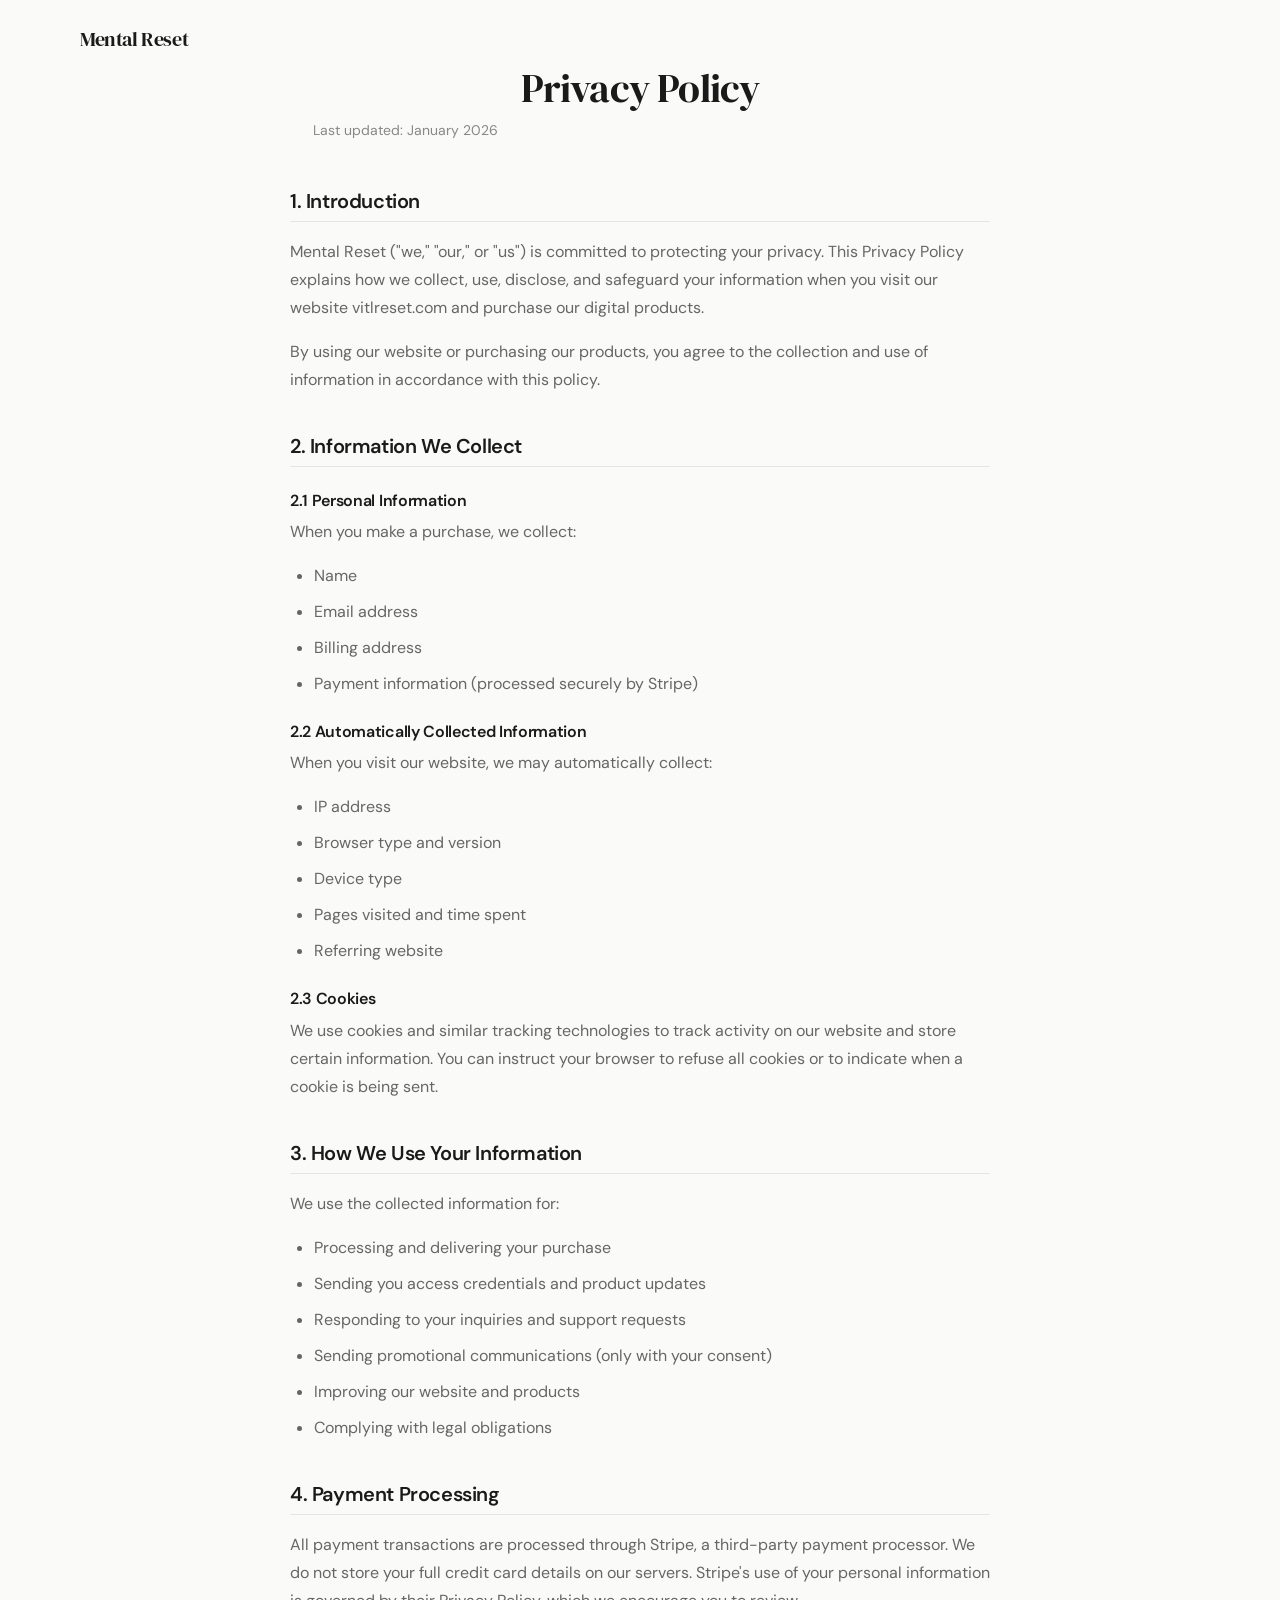
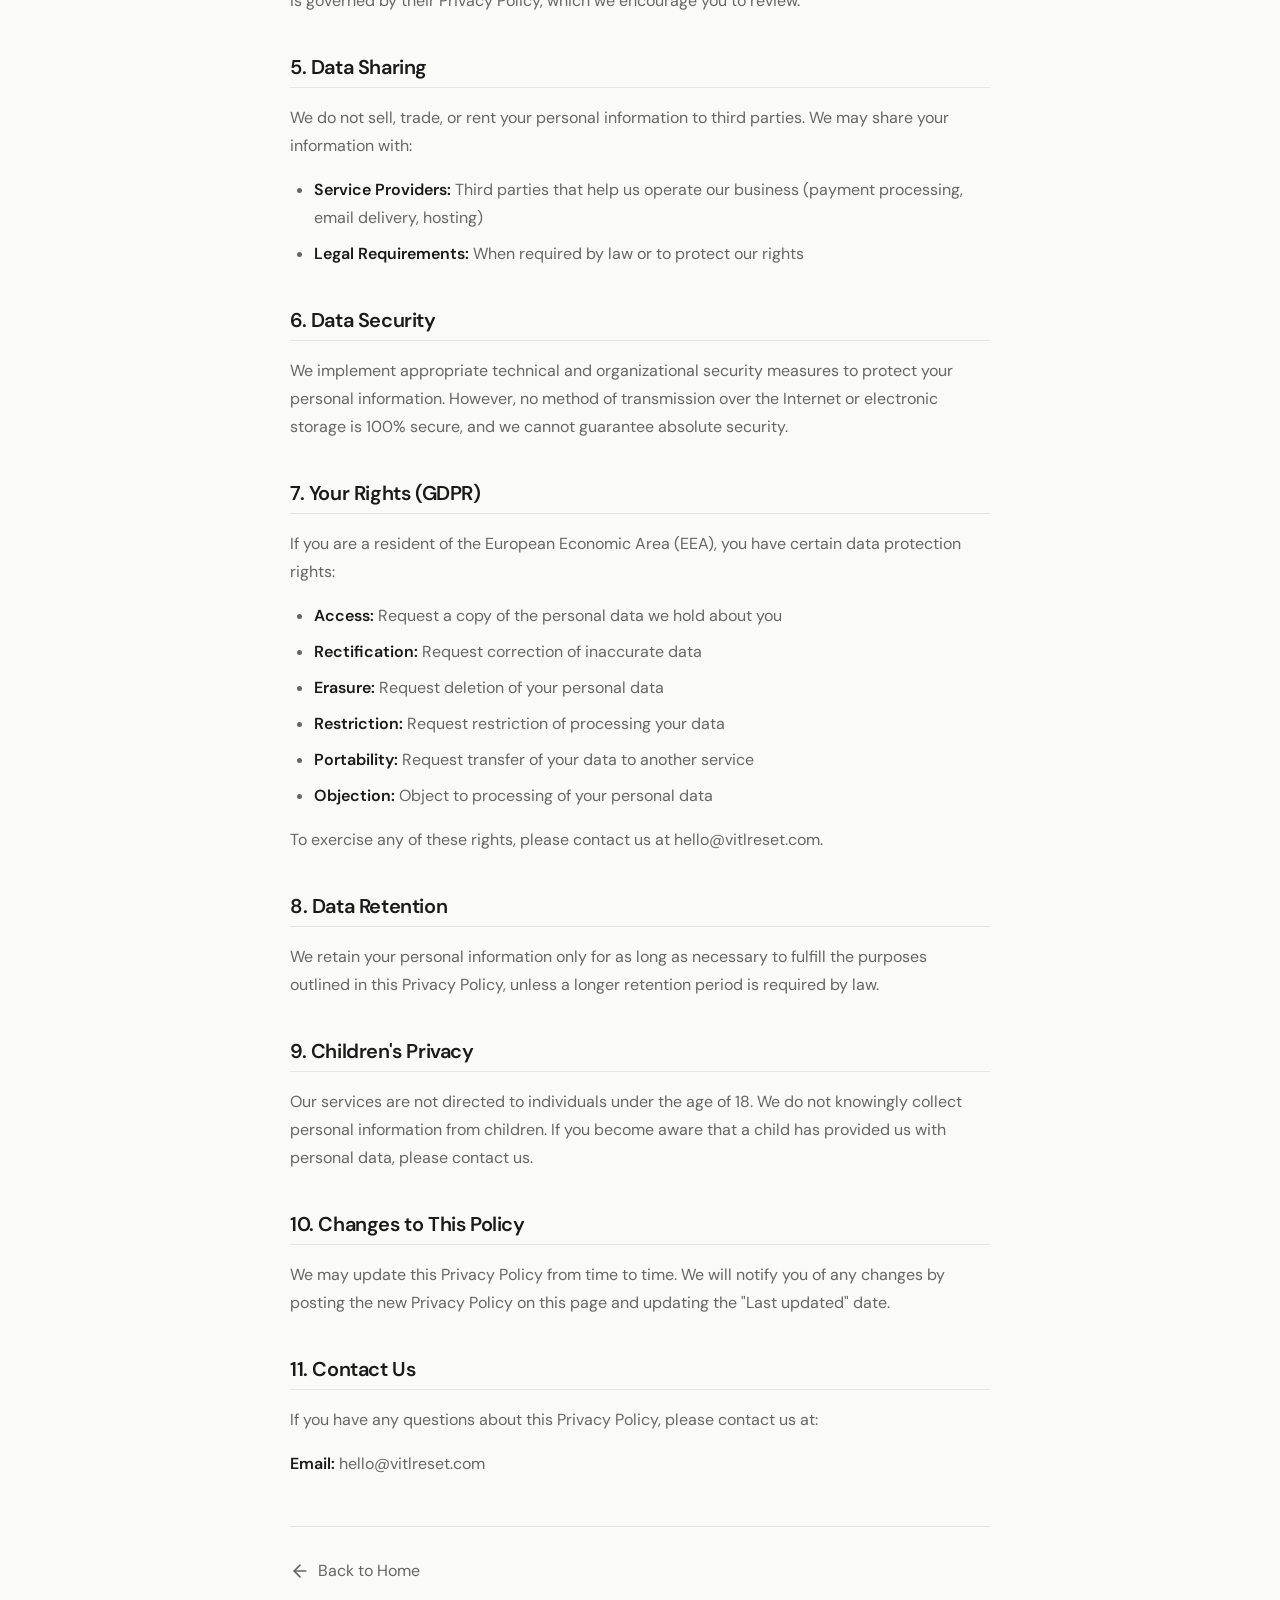
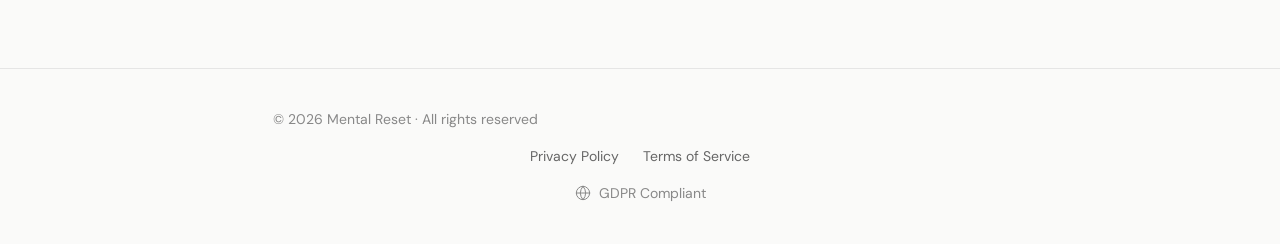
<file: privacy.html>
<!DOCTYPE html>
<html lang="en">
<head>
  <meta charset="UTF-8">
  <meta name="viewport" content="width=device-width, initial-scale=1.0, maximum-scale=1.0, user-scalable=no">
  <meta name="description" content="Privacy Policy for Mental Reset - How we collect, use, and protect your personal information.">
  <meta name="robots" content="noindex, follow">

  <title>Privacy Policy | Mental Reset</title>

  <!-- Fonts -->
  <link rel="preconnect" href="https://fonts.googleapis.com">
  <link rel="preconnect" href="https://fonts.gstatic.com" crossorigin>
  <link href="https://fonts.googleapis.com/css2?family=DM+Sans:wght@400;500;600;700&family=DM+Serif+Display&display=swap" rel="stylesheet">

  <!-- Styles -->
  <link rel="stylesheet" href="styles/main.css">

  <!-- Favicon -->
  <link rel="icon" type="image/svg+xml" href="assets/favicon.svg">
</head>
<body>

  <header class="header">
    <div class="container">
      <a href="/" class="header__logo">
        <span>Mental</span> Reset
      </a>
    </div>
  </header>

  <main class="legal-page">
    <div class="container">
      <h1>Privacy Policy</h1>
      <p class="legal-page__updated">Last updated: January 2026</p>

      <div class="legal-content">
        <section>
          <h2>1. Introduction</h2>
          <p>
            Mental Reset ("we," "our," or "us") is committed to protecting your privacy. This Privacy Policy explains how we collect, use, disclose, and safeguard your information when you visit our website vitlreset.com and purchase our digital products.
          </p>
          <p>
            By using our website or purchasing our products, you agree to the collection and use of information in accordance with this policy.
          </p>
        </section>

        <section>
          <h2>2. Information We Collect</h2>

          <h3>2.1 Personal Information</h3>
          <p>When you make a purchase, we collect:</p>
          <ul>
            <li>Name</li>
            <li>Email address</li>
            <li>Billing address</li>
            <li>Payment information (processed securely by Stripe)</li>
          </ul>

          <h3>2.2 Automatically Collected Information</h3>
          <p>When you visit our website, we may automatically collect:</p>
          <ul>
            <li>IP address</li>
            <li>Browser type and version</li>
            <li>Device type</li>
            <li>Pages visited and time spent</li>
            <li>Referring website</li>
          </ul>

          <h3>2.3 Cookies</h3>
          <p>
            We use cookies and similar tracking technologies to track activity on our website and store certain information. You can instruct your browser to refuse all cookies or to indicate when a cookie is being sent.
          </p>
        </section>

        <section>
          <h2>3. How We Use Your Information</h2>
          <p>We use the collected information for:</p>
          <ul>
            <li>Processing and delivering your purchase</li>
            <li>Sending you access credentials and product updates</li>
            <li>Responding to your inquiries and support requests</li>
            <li>Sending promotional communications (only with your consent)</li>
            <li>Improving our website and products</li>
            <li>Complying with legal obligations</li>
          </ul>
        </section>

        <section>
          <h2>4. Payment Processing</h2>
          <p>
            All payment transactions are processed through Stripe, a third-party payment processor. We do not store your full credit card details on our servers. Stripe's use of your personal information is governed by their Privacy Policy, which we encourage you to review.
          </p>
        </section>

        <section>
          <h2>5. Data Sharing</h2>
          <p>We do not sell, trade, or rent your personal information to third parties. We may share your information with:</p>
          <ul>
            <li><strong>Service Providers:</strong> Third parties that help us operate our business (payment processing, email delivery, hosting)</li>
            <li><strong>Legal Requirements:</strong> When required by law or to protect our rights</li>
          </ul>
        </section>

        <section>
          <h2>6. Data Security</h2>
          <p>
            We implement appropriate technical and organizational security measures to protect your personal information. However, no method of transmission over the Internet or electronic storage is 100% secure, and we cannot guarantee absolute security.
          </p>
        </section>

        <section>
          <h2>7. Your Rights (GDPR)</h2>
          <p>If you are a resident of the European Economic Area (EEA), you have certain data protection rights:</p>
          <ul>
            <li><strong>Access:</strong> Request a copy of the personal data we hold about you</li>
            <li><strong>Rectification:</strong> Request correction of inaccurate data</li>
            <li><strong>Erasure:</strong> Request deletion of your personal data</li>
            <li><strong>Restriction:</strong> Request restriction of processing your data</li>
            <li><strong>Portability:</strong> Request transfer of your data to another service</li>
            <li><strong>Objection:</strong> Object to processing of your personal data</li>
          </ul>
          <p>
            To exercise any of these rights, please contact us at hello@vitlreset.com.
          </p>
        </section>

        <section>
          <h2>8. Data Retention</h2>
          <p>
            We retain your personal information only for as long as necessary to fulfill the purposes outlined in this Privacy Policy, unless a longer retention period is required by law.
          </p>
        </section>

        <section>
          <h2>9. Children's Privacy</h2>
          <p>
            Our services are not directed to individuals under the age of 18. We do not knowingly collect personal information from children. If you become aware that a child has provided us with personal data, please contact us.
          </p>
        </section>

        <section>
          <h2>10. Changes to This Policy</h2>
          <p>
            We may update this Privacy Policy from time to time. We will notify you of any changes by posting the new Privacy Policy on this page and updating the "Last updated" date.
          </p>
        </section>

        <section>
          <h2>11. Contact Us</h2>
          <p>
            If you have any questions about this Privacy Policy, please contact us at:
          </p>
          <p>
            <strong>Email:</strong> hello@vitlreset.com
          </p>
        </section>
      </div>

      <div class="legal-page__back">
        <a href="/" class="back-link">
          <svg viewBox="0 0 24 24" fill="none" stroke="currentColor" stroke-width="2" stroke-linecap="round" stroke-linejoin="round">
            <line x1="19" y1="12" x2="5" y2="12"/>
            <polyline points="12 19 5 12 12 5"/>
          </svg>
          Back to Home
        </a>
      </div>
    </div>
  </main>

  <footer class="footer">
    <div class="container">
      <p class="footer__copyright">
        © 2026 Mental Reset · All rights reserved
      </p>
      <div class="footer__links">
        <a href="privacy.html">Privacy Policy</a>
        <a href="terms.html">Terms of Service</a>
      </div>
      <div class="footer__gdpr">
        <svg class="icon-sm" viewBox="0 0 24 24" fill="none" stroke="currentColor" stroke-width="1.5" stroke-linecap="round" stroke-linejoin="round">
          <circle cx="12" cy="12" r="10"/>
          <line x1="2" y1="12" x2="22" y2="12"/>
          <path d="M12 2a15.3 15.3 0 0 1 4 10 15.3 15.3 0 0 1-4 10 15.3 15.3 0 0 1-4-10 15.3 15.3 0 0 1 4-10z"/>
        </svg>
        <span>GDPR Compliant</span>
      </div>
    </div>
  </footer>

</body>
</html>
</file>
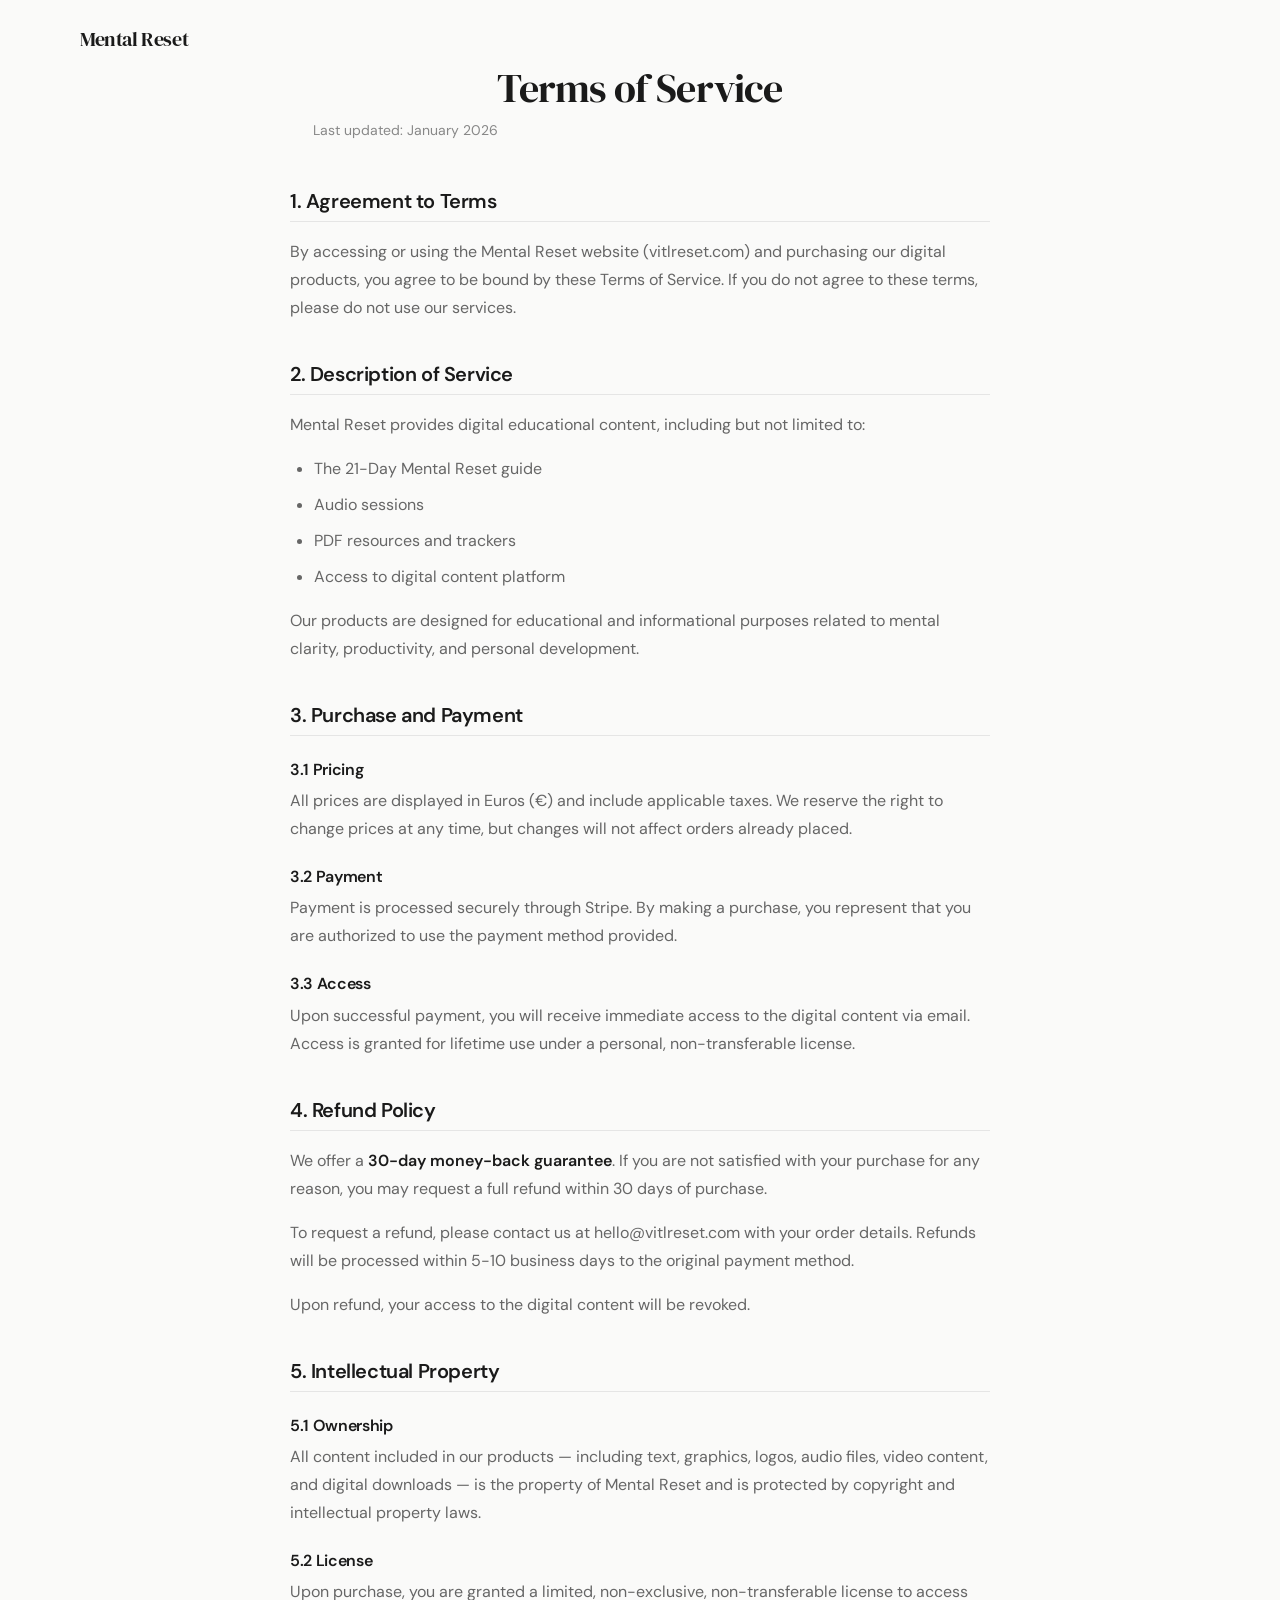
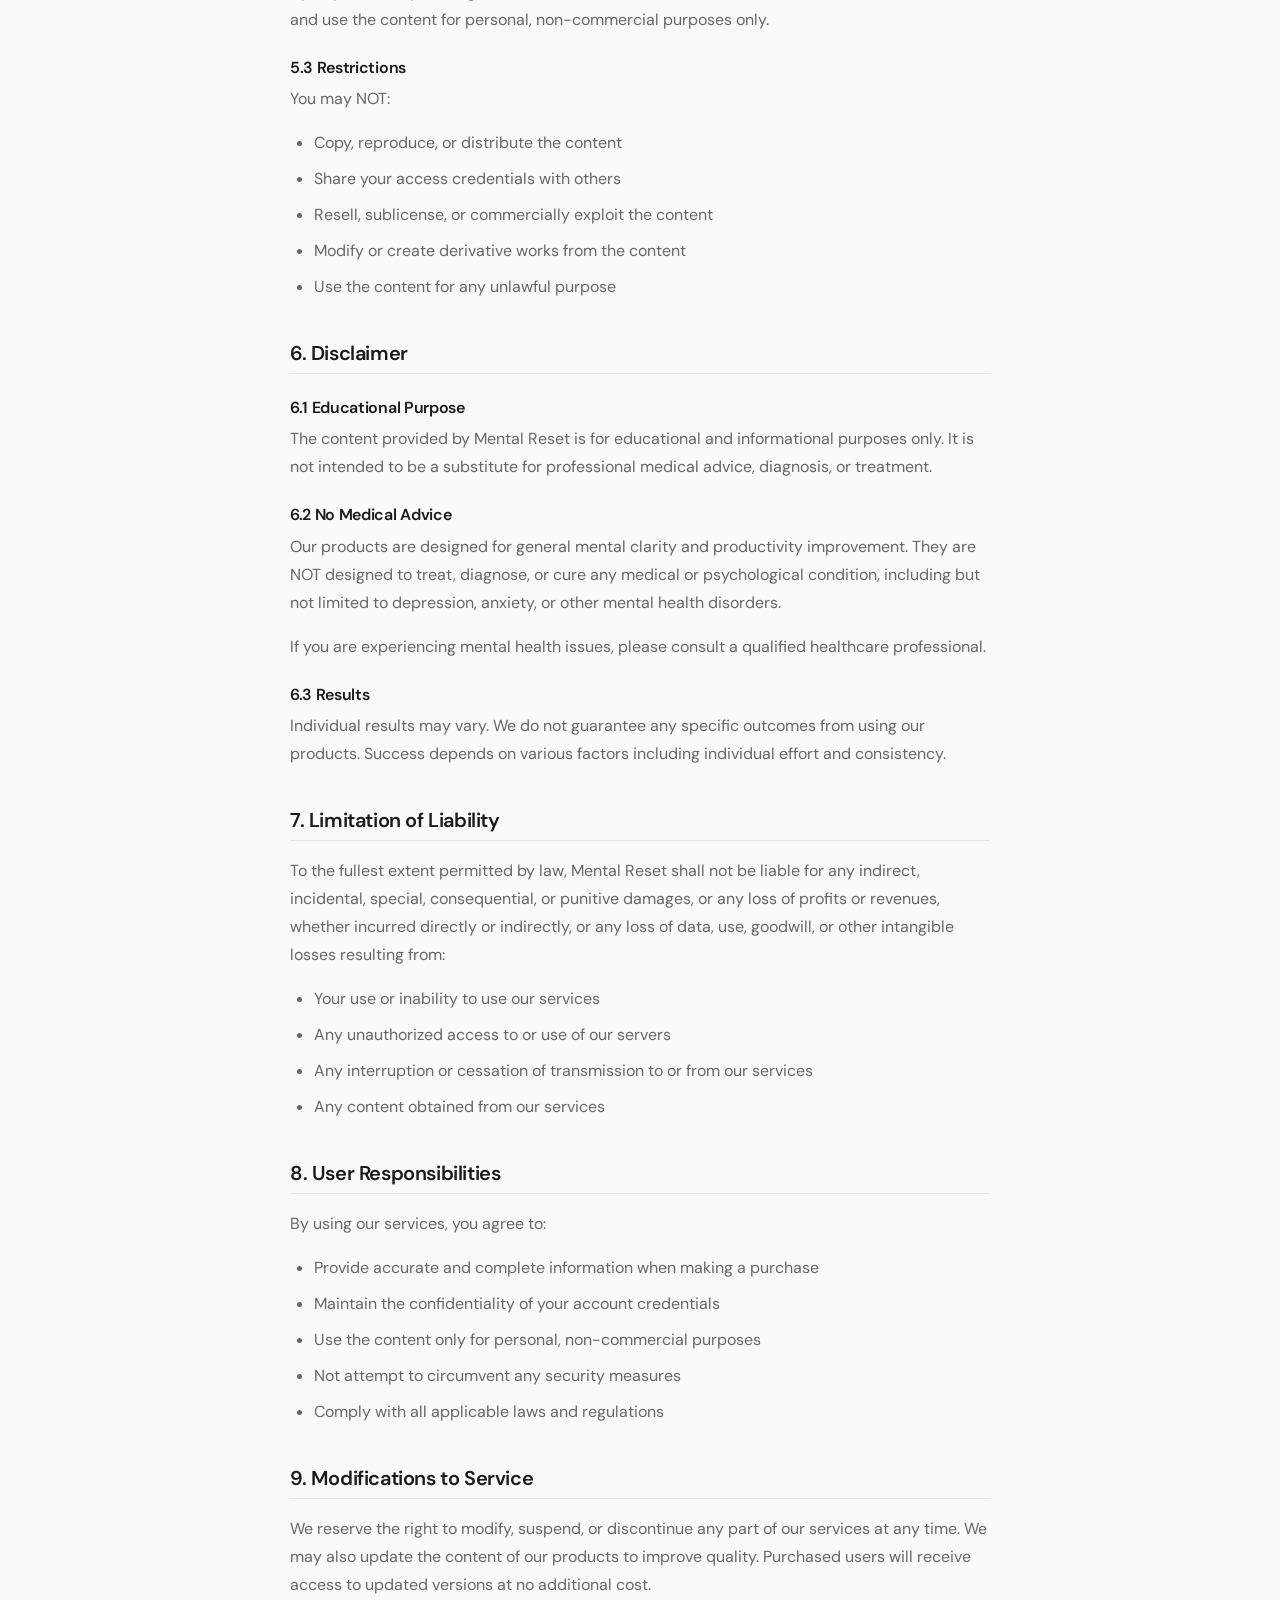
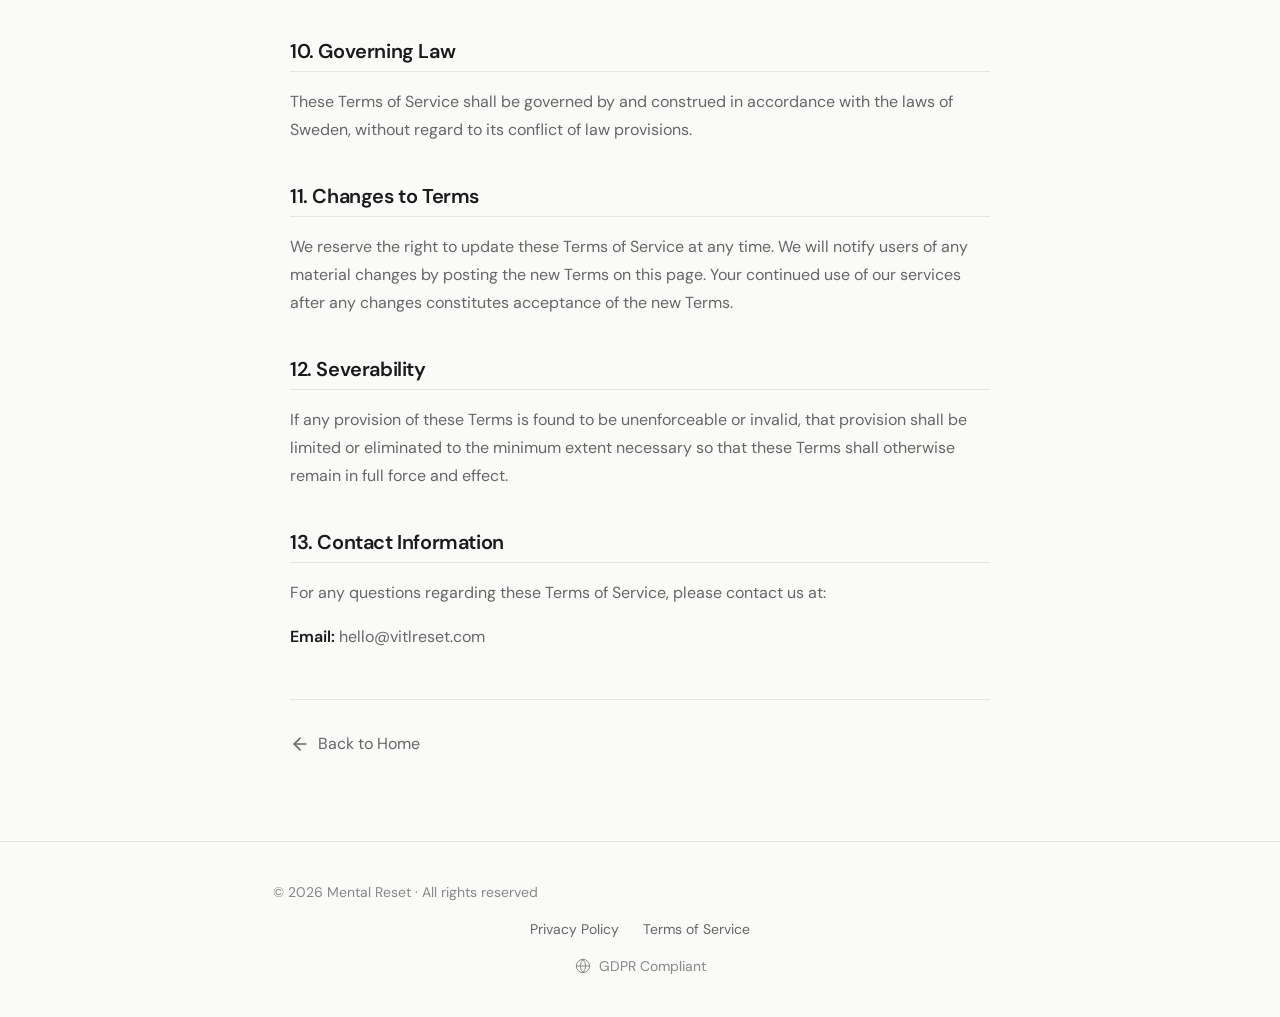
<file: terms.html>
<!DOCTYPE html>
<html lang="en">
<head>
  <meta charset="UTF-8">
  <meta name="viewport" content="width=device-width, initial-scale=1.0, maximum-scale=1.0, user-scalable=no">
  <meta name="description" content="Terms of Service for Mental Reset - Terms and conditions for using our website and digital products.">
  <meta name="robots" content="noindex, follow">

  <title>Terms of Service | Mental Reset</title>

  <!-- Fonts -->
  <link rel="preconnect" href="https://fonts.googleapis.com">
  <link rel="preconnect" href="https://fonts.gstatic.com" crossorigin>
  <link href="https://fonts.googleapis.com/css2?family=DM+Sans:wght@400;500;600;700&family=DM+Serif+Display&display=swap" rel="stylesheet">

  <!-- Styles -->
  <link rel="stylesheet" href="styles/main.css">

  <!-- Favicon -->
  <link rel="icon" type="image/svg+xml" href="assets/favicon.svg">
</head>
<body>

  <header class="header">
    <div class="container">
      <a href="/" class="header__logo">
        <span>Mental</span> Reset
      </a>
    </div>
  </header>

  <main class="legal-page">
    <div class="container">
      <h1>Terms of Service</h1>
      <p class="legal-page__updated">Last updated: January 2026</p>

      <div class="legal-content">
        <section>
          <h2>1. Agreement to Terms</h2>
          <p>
            By accessing or using the Mental Reset website (vitlreset.com) and purchasing our digital products, you agree to be bound by these Terms of Service. If you do not agree to these terms, please do not use our services.
          </p>
        </section>

        <section>
          <h2>2. Description of Service</h2>
          <p>
            Mental Reset provides digital educational content, including but not limited to:
          </p>
          <ul>
            <li>The 21-Day Mental Reset guide</li>
            <li>Audio sessions</li>
            <li>PDF resources and trackers</li>
            <li>Access to digital content platform</li>
          </ul>
          <p>
            Our products are designed for educational and informational purposes related to mental clarity, productivity, and personal development.
          </p>
        </section>

        <section>
          <h2>3. Purchase and Payment</h2>

          <h3>3.1 Pricing</h3>
          <p>
            All prices are displayed in Euros (€) and include applicable taxes. We reserve the right to change prices at any time, but changes will not affect orders already placed.
          </p>

          <h3>3.2 Payment</h3>
          <p>
            Payment is processed securely through Stripe. By making a purchase, you represent that you are authorized to use the payment method provided.
          </p>

          <h3>3.3 Access</h3>
          <p>
            Upon successful payment, you will receive immediate access to the digital content via email. Access is granted for lifetime use under a personal, non-transferable license.
          </p>
        </section>

        <section>
          <h2>4. Refund Policy</h2>
          <p>
            We offer a <strong>30-day money-back guarantee</strong>. If you are not satisfied with your purchase for any reason, you may request a full refund within 30 days of purchase.
          </p>
          <p>
            To request a refund, please contact us at hello@vitlreset.com with your order details. Refunds will be processed within 5-10 business days to the original payment method.
          </p>
          <p>
            Upon refund, your access to the digital content will be revoked.
          </p>
        </section>

        <section>
          <h2>5. Intellectual Property</h2>

          <h3>5.1 Ownership</h3>
          <p>
            All content included in our products — including text, graphics, logos, audio files, video content, and digital downloads — is the property of Mental Reset and is protected by copyright and intellectual property laws.
          </p>

          <h3>5.2 License</h3>
          <p>
            Upon purchase, you are granted a limited, non-exclusive, non-transferable license to access and use the content for personal, non-commercial purposes only.
          </p>

          <h3>5.3 Restrictions</h3>
          <p>You may NOT:</p>
          <ul>
            <li>Copy, reproduce, or distribute the content</li>
            <li>Share your access credentials with others</li>
            <li>Resell, sublicense, or commercially exploit the content</li>
            <li>Modify or create derivative works from the content</li>
            <li>Use the content for any unlawful purpose</li>
          </ul>
        </section>

        <section>
          <h2>6. Disclaimer</h2>

          <h3>6.1 Educational Purpose</h3>
          <p>
            The content provided by Mental Reset is for educational and informational purposes only. It is not intended to be a substitute for professional medical advice, diagnosis, or treatment.
          </p>

          <h3>6.2 No Medical Advice</h3>
          <p>
            Our products are designed for general mental clarity and productivity improvement. They are NOT designed to treat, diagnose, or cure any medical or psychological condition, including but not limited to depression, anxiety, or other mental health disorders.
          </p>
          <p>
            If you are experiencing mental health issues, please consult a qualified healthcare professional.
          </p>

          <h3>6.3 Results</h3>
          <p>
            Individual results may vary. We do not guarantee any specific outcomes from using our products. Success depends on various factors including individual effort and consistency.
          </p>
        </section>

        <section>
          <h2>7. Limitation of Liability</h2>
          <p>
            To the fullest extent permitted by law, Mental Reset shall not be liable for any indirect, incidental, special, consequential, or punitive damages, or any loss of profits or revenues, whether incurred directly or indirectly, or any loss of data, use, goodwill, or other intangible losses resulting from:
          </p>
          <ul>
            <li>Your use or inability to use our services</li>
            <li>Any unauthorized access to or use of our servers</li>
            <li>Any interruption or cessation of transmission to or from our services</li>
            <li>Any content obtained from our services</li>
          </ul>
        </section>

        <section>
          <h2>8. User Responsibilities</h2>
          <p>By using our services, you agree to:</p>
          <ul>
            <li>Provide accurate and complete information when making a purchase</li>
            <li>Maintain the confidentiality of your account credentials</li>
            <li>Use the content only for personal, non-commercial purposes</li>
            <li>Not attempt to circumvent any security measures</li>
            <li>Comply with all applicable laws and regulations</li>
          </ul>
        </section>

        <section>
          <h2>9. Modifications to Service</h2>
          <p>
            We reserve the right to modify, suspend, or discontinue any part of our services at any time. We may also update the content of our products to improve quality. Purchased users will receive access to updated versions at no additional cost.
          </p>
        </section>

        <section>
          <h2>10. Governing Law</h2>
          <p>
            These Terms of Service shall be governed by and construed in accordance with the laws of Sweden, without regard to its conflict of law provisions.
          </p>
        </section>

        <section>
          <h2>11. Changes to Terms</h2>
          <p>
            We reserve the right to update these Terms of Service at any time. We will notify users of any material changes by posting the new Terms on this page. Your continued use of our services after any changes constitutes acceptance of the new Terms.
          </p>
        </section>

        <section>
          <h2>12. Severability</h2>
          <p>
            If any provision of these Terms is found to be unenforceable or invalid, that provision shall be limited or eliminated to the minimum extent necessary so that these Terms shall otherwise remain in full force and effect.
          </p>
        </section>

        <section>
          <h2>13. Contact Information</h2>
          <p>
            For any questions regarding these Terms of Service, please contact us at:
          </p>
          <p>
            <strong>Email:</strong> hello@vitlreset.com
          </p>
        </section>
      </div>

      <div class="legal-page__back">
        <a href="/" class="back-link">
          <svg viewBox="0 0 24 24" fill="none" stroke="currentColor" stroke-width="2" stroke-linecap="round" stroke-linejoin="round">
            <line x1="19" y1="12" x2="5" y2="12"/>
            <polyline points="12 19 5 12 12 5"/>
          </svg>
          Back to Home
        </a>
      </div>
    </div>
  </main>

  <footer class="footer">
    <div class="container">
      <p class="footer__copyright">
        © 2026 Mental Reset · All rights reserved
      </p>
      <div class="footer__links">
        <a href="privacy.html">Privacy Policy</a>
        <a href="terms.html">Terms of Service</a>
      </div>
      <div class="footer__gdpr">
        <svg class="icon-sm" viewBox="0 0 24 24" fill="none" stroke="currentColor" stroke-width="1.5" stroke-linecap="round" stroke-linejoin="round">
          <circle cx="12" cy="12" r="10"/>
          <line x1="2" y1="12" x2="22" y2="12"/>
          <path d="M12 2a15.3 15.3 0 0 1 4 10 15.3 15.3 0 0 1-4 10 15.3 15.3 0 0 1-4-10 15.3 15.3 0 0 1 4-10z"/>
        </svg>
        <span>GDPR Compliant</span>
      </div>
    </div>
  </footer>

</body>
</html>
</file>
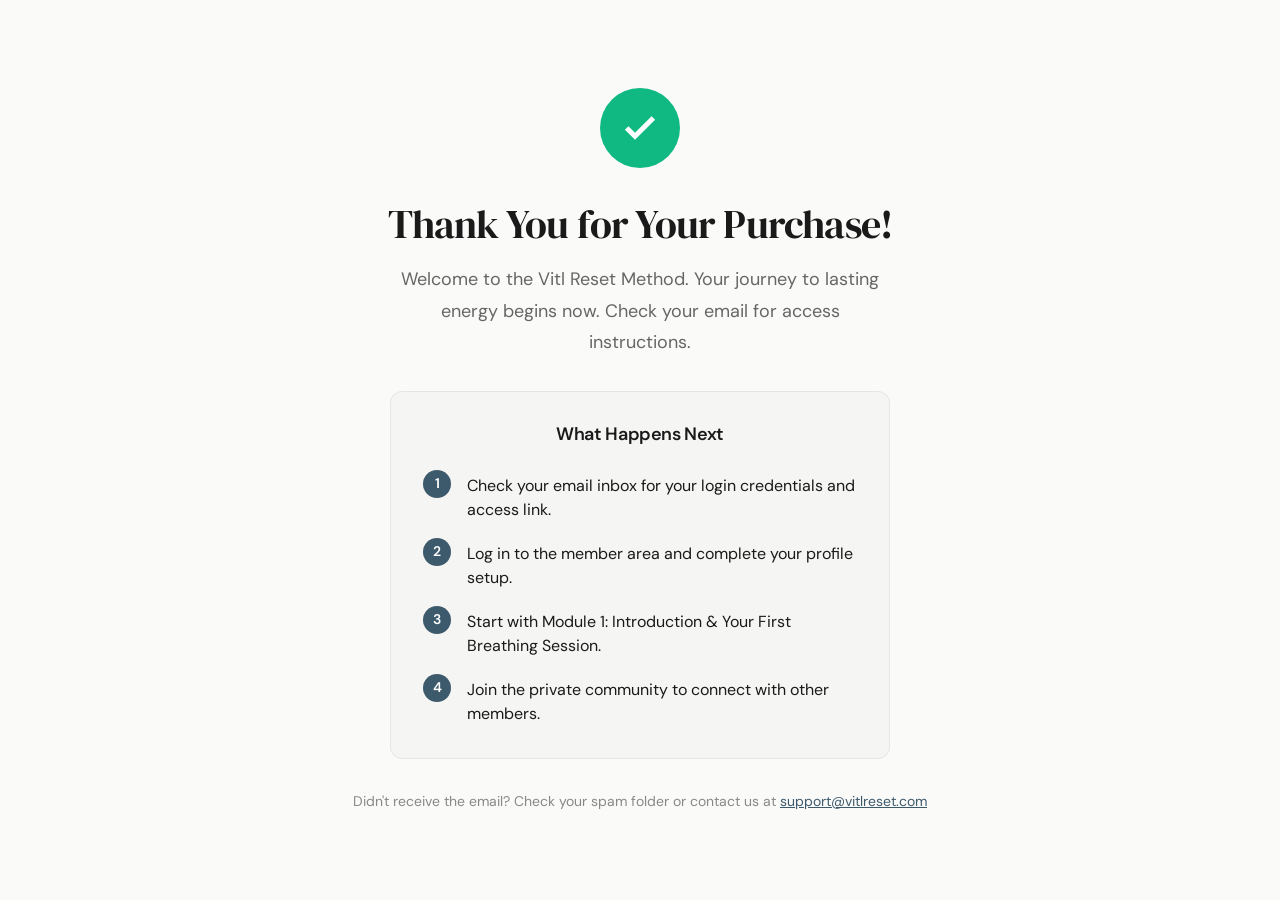
<file: thank-you.html>
<!DOCTYPE html>
<html lang="en">
<head>
  <meta charset="UTF-8">
  <meta name="viewport" content="width=device-width, initial-scale=1.0">
  <meta name="robots" content="noindex, nofollow">
  <title>Thank You | Vitl Reset Method</title>

  <!-- Fonts -->
  <link rel="preconnect" href="https://fonts.googleapis.com">
  <link rel="preconnect" href="https://fonts.gstatic.com" crossorigin>
  <link href="https://fonts.googleapis.com/css2?family=DM+Sans:wght@400;500;600;700&family=DM+Serif+Display&display=swap" rel="stylesheet">

  <!-- Styles -->
  <link rel="stylesheet" href="styles/main.css">

  <!-- Favicon -->
  <link rel="icon" type="image/svg+xml" href="assets/favicon.svg">

  <style>
    .thank-you {
      min-height: 100vh;
      display: flex;
      flex-direction: column;
      justify-content: center;
      align-items: center;
      text-align: center;
      padding: var(--space-8);
    }

    .thank-you__icon {
      width: 80px;
      height: 80px;
      background: #10B981;
      border-radius: 50%;
      display: flex;
      align-items: center;
      justify-content: center;
      margin-bottom: var(--space-8);
    }

    .thank-you__icon svg {
      width: 40px;
      height: 40px;
      color: white;
    }

    .thank-you__headline {
      font-size: var(--text-3xl);
      margin-bottom: var(--space-4);
    }

    .thank-you__message {
      font-size: var(--text-lg);
      color: var(--text-secondary);
      max-width: 500px;
      margin-bottom: var(--space-8);
      line-height: var(--leading-relaxed);
    }

    .thank-you__steps {
      background: var(--bg-secondary);
      border: 1px solid var(--border-light);
      border-radius: var(--radius-lg);
      padding: var(--space-8);
      max-width: 500px;
      width: 100%;
      text-align: left;
      margin-bottom: var(--space-8);
    }

    .thank-you__steps-title {
      font-family: var(--font-body);
      font-size: var(--text-lg);
      font-weight: 600;
      margin-bottom: var(--space-6);
      text-align: center;
    }

    .thank-you__step {
      display: flex;
      gap: var(--space-4);
      margin-bottom: var(--space-4);
    }

    .thank-you__step:last-child {
      margin-bottom: 0;
    }

    .thank-you__step-number {
      flex-shrink: 0;
      width: 28px;
      height: 28px;
      background: var(--accent-blue);
      color: white;
      border-radius: 50%;
      display: flex;
      align-items: center;
      justify-content: center;
      font-size: var(--text-sm);
      font-weight: 600;
    }

    .thank-you__step-text {
      font-size: var(--text-base);
      color: var(--text-primary);
      padding-top: var(--space-1);
    }

    .thank-you__support {
      font-size: var(--text-sm);
      color: var(--text-muted);
    }

    .thank-you__support a {
      color: var(--accent-blue);
      text-decoration: underline;
    }

    @media (min-width: 768px) {
      .thank-you__headline {
        font-size: var(--text-4xl);
      }
    }
  </style>
</head>
<body>
  <main class="thank-you">
    <div class="thank-you__icon">
      <svg viewBox="0 0 24 24" fill="none" stroke="currentColor" stroke-width="3">
        <polyline points="20 6 9 17 4 12"/>
      </svg>
    </div>

    <h1 class="thank-you__headline">Thank You for Your Purchase!</h1>

    <p class="thank-you__message">
      Welcome to the Vitl Reset Method. Your journey to lasting energy begins now. Check your email for access instructions.
    </p>

    <div class="thank-you__steps">
      <h2 class="thank-you__steps-title">What Happens Next</h2>

      <div class="thank-you__step">
        <span class="thank-you__step-number">1</span>
        <span class="thank-you__step-text">Check your email inbox for your login credentials and access link.</span>
      </div>

      <div class="thank-you__step">
        <span class="thank-you__step-number">2</span>
        <span class="thank-you__step-text">Log in to the member area and complete your profile setup.</span>
      </div>

      <div class="thank-you__step">
        <span class="thank-you__step-number">3</span>
        <span class="thank-you__step-text">Start with Module 1: Introduction & Your First Breathing Session.</span>
      </div>

      <div class="thank-you__step">
        <span class="thank-you__step-number">4</span>
        <span class="thank-you__step-text">Join the private community to connect with other members.</span>
      </div>
    </div>

    <p class="thank-you__support">
      Didn't receive the email? Check your spam folder or contact us at <a href="mailto:support@vitlreset.com">support@vitlreset.com</a>
    </p>
  </main>
</body>
</html>
</file>
<file: styles/main.css>
/* ==========================================================================
   Vitl Reset Method - Main Styles
   Scandinavian Minimalist Design
   ========================================================================== */

@import url('variables.css');

/* ==========================================================================
   Reset & Base
   ========================================================================== */

*,
*::before,
*::after {
  box-sizing: border-box;
  margin: 0;
  padding: 0;
}

/* Prevent zoom on mobile */
* {
  touch-action: manipulation;
}

input, select, textarea {
  font-size: 16px; /* Prevents zoom on iOS */
}

html {
  font-size: 16px;
  scroll-behavior: smooth;
  -webkit-font-smoothing: antialiased;
  -moz-osx-font-smoothing: grayscale;
}

body {
  font-family: var(--font-body);
  font-size: var(--text-base);
  line-height: var(--leading-normal);
  color: var(--text-primary);
  background-color: var(--bg-primary);
}

img {
  max-width: 100%;
  height: auto;
  display: block;
}

a {
  color: inherit;
  text-decoration: none;
}

ul, ol {
  list-style: none;
}

/* ==========================================================================
   Typography
   ========================================================================== */

h1, h2, h3, h4, h5, h6 {
  font-family: var(--font-heading);
  font-weight: 400;
  line-height: var(--leading-tight);
  letter-spacing: var(--tracking-tight);
  color: var(--text-primary);
}

h1 {
  font-size: var(--text-3xl);
}

h2 {
  font-size: var(--text-2xl);
}

h3 {
  font-size: var(--text-xl);
}

p {
  max-width: 65ch;
  color: var(--text-secondary);
}

.text-center {
  text-align: center;
}

.text-light {
  color: var(--text-light);
}

.text-muted {
  color: var(--text-muted);
}

.text-accent {
  color: var(--accent-blue);
}

/* ==========================================================================
   Layout
   ========================================================================== */

.container {
  width: 100%;
  max-width: var(--container-max);
  margin: 0 auto;
  padding: 0 var(--container-padding);
}

.container--narrow {
  max-width: var(--container-narrow);
}

.section {
  padding: var(--space-16) 0;
}

.section--lg {
  padding: var(--space-20) 0;
}

.section--dark {
  background-color: var(--bg-dark);
  color: var(--text-light);
}

.section--dark h2,
.section--dark h3 {
  color: var(--text-light);
}

.section--dark p {
  color: rgba(255, 255, 255, 0.8);
}

.section--alt {
  background-color: var(--bg-secondary);
}

/* ==========================================================================
   Header
   ========================================================================== */

.header {
  position: absolute;
  top: 0;
  left: 0;
  right: 0;
  padding: var(--space-6) 0;
  z-index: 100;
}

.header__logo {
  font-family: var(--font-heading);
  font-size: var(--text-xl);
  color: var(--text-primary);
  letter-spacing: var(--tracking-tight);
}

.header__logo span {
  font-weight: 400;
}

/* ==========================================================================
   Hero Section
   ========================================================================== */

.hero {
  min-height: 100vh;
  display: flex;
  flex-direction: column;
  justify-content: center;
  align-items: center;
  padding: var(--space-24) 0 var(--space-16);
  text-align: center;
}

.hero__content {
  max-width: 700px;
  margin-bottom: var(--space-10);
}

.hero__headline {
  font-size: var(--text-3xl);
  margin-bottom: var(--space-6);
  color: var(--text-primary);
}

.hero__subheadline {
  font-size: var(--text-lg);
  color: var(--text-secondary);
  max-width: 600px;
  margin: 0 auto;
  line-height: var(--leading-relaxed);
}

.hero__cta-wrapper {
  margin-top: var(--space-8);
}

.hero__trust {
  margin-top: var(--space-6);
  font-size: var(--text-sm);
  color: var(--text-muted);
  display: flex;
  align-items: center;
  justify-content: center;
  gap: var(--space-2);
  flex-wrap: wrap;
}

.hero__trust svg {
  width: 16px;
  height: 16px;
}

.hero__video-link {
  display: inline-flex;
  align-items: center;
  justify-content: center;
  gap: var(--space-2);
  margin-top: var(--space-6);
  color: var(--text-secondary);
  font-size: var(--text-base);
  font-weight: 500;
  text-decoration: none;
  transition: color 0.2s ease, transform 0.2s ease;
}

.hero__video-link:hover {
  color: var(--primary);
  transform: translateY(-1px);
}

.hero__video-link svg {
  width: 24px;
  height: 24px;
}

/* Payment Methods */
.payment-methods {
  display: flex;
  align-items: center;
  justify-content: center;
  gap: var(--space-6);
  margin-top: var(--space-6);
  flex-wrap: wrap;
}

.payment-icon {
  height: 28px;
  width: auto;
  opacity: 0.7;
  transition: opacity 0.2s ease;
}

.payment-icon:hover {
  opacity: 1;
}

.payment-methods--light .payment-icon {
  opacity: 0.8;
}

.payment-methods--light .payment-icon:hover {
  opacity: 1;
}

@media (max-width: 480px) {
  .payment-methods {
    gap: var(--space-4);
  }

  .payment-icon {
    height: 24px;
  }
}

/* ==========================================================================
   VSL Container
   ========================================================================== */

.vsl-container {
  width: 100%;
  max-width: 800px;
  margin: 0 auto var(--space-8);
  padding: 0 var(--container-padding);
}

.vsl-wrapper {
  position: relative;
  width: 100%;
  border-radius: var(--radius-lg);
  overflow: hidden;
  background: #000;
  box-shadow: 0 25px 50px -12px rgba(0, 0, 0, 0.25);
}

.vsl-wrapper vturb-smartplayer {
  display: block;
  width: 100%;
  border-radius: var(--radius-lg);
}

.vsl-wrapper iframe,
.vsl-wrapper video {
  width: 100%;
  height: 100%;
  border: none;
  border-radius: var(--radius-lg);
}

/* ==========================================================================
   CTA Button
   ========================================================================== */

.cta-button {
  display: inline-flex;
  align-items: center;
  justify-content: center;
  gap: var(--space-2);

  width: 100%;
  max-width: 320px;
  padding: 18px 32px;

  background: var(--cta-primary);
  color: var(--cta-text);

  font-family: var(--font-body);
  font-size: var(--text-lg);
  font-weight: 600;
  text-decoration: none;
  text-align: center;

  border: none;
  border-radius: var(--radius-md);
  cursor: pointer;

  transition: var(--transition-base);
}

.cta-button:hover {
  background: var(--cta-hover);
  transform: translateY(-2px);
  box-shadow: 0 10px 20px -5px rgba(0, 0, 0, 0.2);
}

.cta-button:active {
  transform: translateY(0);
}

.cta-button--inverted {
  background: var(--text-light);
  color: var(--cta-primary);
}

.cta-button--inverted:hover {
  background: #f5f5f5;
}

/* ==========================================================================
   Social Proof Bar
   ========================================================================== */

.social-proof {
  text-align: center;
  padding: var(--space-12) 0;
  background: var(--bg-secondary);
  border-top: 1px solid var(--border-light);
  border-bottom: 1px solid var(--border-light);
}

.social-proof__title {
  font-family: var(--font-body);
  font-size: var(--text-sm);
  font-weight: 500;
  color: var(--text-muted);
  text-transform: uppercase;
  letter-spacing: var(--tracking-wide);
  margin-bottom: var(--space-4);
}

.social-proof__rating {
  display: flex;
  align-items: center;
  justify-content: center;
  gap: var(--space-3);
  margin-bottom: var(--space-8);
}

.social-proof__stars {
  color: #FBBF24;
  font-size: var(--text-lg);
  letter-spacing: 2px;
}

.social-proof__rating-text {
  font-size: var(--text-sm);
  color: var(--text-secondary);
}

.stats-grid {
  display: grid;
  grid-template-columns: repeat(3, 1fr);
  gap: var(--space-6);
  max-width: 600px;
  margin: 0 auto;
}

.stat-item {
  text-align: center;
}

.stat-item__number {
  font-family: var(--font-heading);
  font-size: var(--text-3xl);
  color: var(--text-primary);
  margin-bottom: var(--space-1);
}

.stat-item__label {
  font-size: var(--text-sm);
  color: var(--text-secondary);
}

/* ==========================================================================
   Problem Section
   ========================================================================== */

.section-header {
  text-align: center;
  max-width: 600px;
  margin: 0 auto var(--space-12);
}

.section-header h2 {
  margin-bottom: var(--space-4);
}

.section-header p {
  margin: 0 auto;
}

.problem-grid {
  display: grid;
  grid-template-columns: 1fr;
  gap: var(--space-6);
}

.problem-card {
  background: var(--bg-card);
  padding: var(--space-8);
  border-radius: var(--radius-lg);
  border: 1px solid var(--border-light);
  text-align: center;
  transition: var(--transition-base);
}

.problem-card:hover {
  box-shadow: var(--shadow-medium);
  transform: translateY(-4px);
}

.problem-card__icon {
  margin-bottom: var(--space-4);
  display: flex;
  justify-content: center;
}

.problem-card__icon svg {
  width: 48px;
  height: 48px;
}

.problem-card__title {
  font-family: var(--font-body);
  font-size: var(--text-lg);
  font-weight: 600;
  color: var(--text-primary);
  margin-bottom: var(--space-3);
}

.problem-card__text {
  font-size: var(--text-base);
  color: var(--text-secondary);
  margin: 0 auto;
}

.problem-summary {
  max-width: 700px;
  margin: var(--space-12) auto 0;
  text-align: center;
  font-size: var(--text-lg);
  color: var(--text-secondary);
  line-height: var(--leading-relaxed);
}

/* ==========================================================================
   Solution / Pillars Section
   ========================================================================== */

.pillars-list {
  display: flex;
  flex-direction: column;
  gap: var(--space-8);
}

.pillar-item {
  background: var(--bg-card);
  padding: var(--space-8);
  border-radius: var(--radius-lg);
  border: 1px solid var(--border-light);
}

.pillar-item__header {
  display: flex;
  align-items: flex-start;
  gap: var(--space-6);
  margin-bottom: var(--space-6);
}

.pillar-item__icon {
  flex-shrink: 0;
  width: 64px;
  height: 64px;
  background: var(--bg-primary);
  border-radius: var(--radius-lg);
  display: flex;
  align-items: center;
  justify-content: center;
}

.pillar-item__icon svg {
  width: 32px;
  height: 32px;
  color: var(--accent-blue);
}

.pillar-item__content {
  flex: 1;
}

.pillar-item__number {
  font-family: var(--font-body);
  font-size: var(--text-xs);
  font-weight: 600;
  color: var(--accent-blue);
  text-transform: uppercase;
  letter-spacing: var(--tracking-wide);
  margin-bottom: var(--space-2);
}

.pillar-item__title {
  font-family: var(--font-body);
  font-size: var(--text-xl);
  font-weight: 600;
  color: var(--text-primary);
  margin-bottom: var(--space-3);
}

.pillar-item__description {
  font-size: var(--text-base);
  color: var(--text-secondary);
  line-height: var(--leading-relaxed);
}

.pillar-item__features {
  margin-top: var(--space-6);
  padding-top: var(--space-6);
  border-top: 1px solid var(--border-light);
}

.pillar-item__feature {
  display: flex;
  align-items: center;
  gap: var(--space-3);
  margin-bottom: var(--space-3);
  font-size: var(--text-base);
  color: var(--text-primary);
}

.pillar-item__feature:last-child {
  margin-bottom: 0;
}

.pillar-item__feature svg {
  flex-shrink: 0;
  width: 20px;
  height: 20px;
  color: var(--accent-blue);
}

/* ==========================================================================
   Includes Section
   ========================================================================== */

.includes-grid {
  display: grid;
  grid-template-columns: 1fr;
  gap: var(--space-4);
  margin-bottom: var(--space-12);
}

.include-item {
  display: flex;
  align-items: center;
  gap: var(--space-4);
  padding: var(--space-5);
  background: var(--bg-card);
  border-radius: var(--radius-md);
  border: 1px solid var(--border-light);
}

.include-item__icon {
  flex-shrink: 0;
  width: 24px;
  height: 24px;
  color: var(--accent-blue);
}

.include-item__text {
  font-size: var(--text-base);
  color: var(--text-primary);
}

.pricing-box {
  text-align: center;
  max-width: 400px;
  margin: 0 auto;
  padding: var(--space-8);
  background: var(--bg-card);
  border-radius: var(--radius-lg);
  border: 1px solid var(--border-light);
  box-shadow: var(--shadow-soft);
}

.pricing-box__original {
  font-size: var(--text-lg);
  color: var(--text-muted);
  text-decoration: line-through;
  margin-bottom: var(--space-2);
}

.pricing-box__current {
  font-family: var(--font-heading);
  font-size: var(--text-4xl);
  color: var(--text-primary);
  margin-bottom: var(--space-6);
}

.pricing-box__label {
  font-size: var(--text-sm);
  color: var(--text-secondary);
  margin-bottom: var(--space-6);
}

.pricing-box__savings {
  font-size: var(--text-sm);
  color: var(--color-success);
  font-weight: 600;
  margin-bottom: var(--space-4);
}

.pricing-box__spots {
  display: flex;
  align-items: center;
  justify-content: center;
  gap: var(--space-2);
  margin-top: var(--space-4);
  font-size: var(--text-sm);
  color: var(--text-muted);
}

.spots-dot {
  width: 8px;
  height: 8px;
  background: var(--color-success);
  border-radius: 50%;
  animation: pulse 2s infinite;
}

@keyframes pulse {
  0%, 100% {
    opacity: 1;
  }
  50% {
    opacity: 0.5;
  }
}

.urgency-badge {
  display: inline-flex;
  align-items: center;
  gap: var(--space-2);
  padding: var(--space-2) var(--space-4);
  background: linear-gradient(135deg, var(--accent) 0%, var(--accent-light) 100%);
  color: #FFFFFF;
  font-size: var(--text-sm);
  font-weight: 600;
  border-radius: var(--radius-full);
  margin-bottom: var(--space-4);
}

.urgency-badge__icon {
  width: 16px;
  height: 16px;
}

/* ==========================================================================
   Testimonials Section
   ========================================================================== */

.testimonials-grid {
  display: grid;
  grid-template-columns: 1fr;
  gap: var(--space-6);
}

.testimonial-card {
  background: var(--bg-card);
  padding: var(--space-8);
  border-radius: var(--radius-lg);
  border: 1px solid var(--border-light);
}

.testimonial-card__stars {
  color: #FBBF24;
  font-size: var(--text-base);
  letter-spacing: 2px;
  margin-bottom: var(--space-4);
}

.testimonial-card__quote {
  font-size: var(--text-base);
  color: var(--text-primary);
  line-height: var(--leading-relaxed);
  margin-bottom: var(--space-6);
  font-style: italic;
}

.testimonial-card__author {
  display: flex;
  align-items: center;
  gap: var(--space-3);
  padding-top: var(--space-4);
  border-top: 1px solid var(--border-light);
}

.testimonial-card__author-info {
  flex: 1;
}

.testimonial-card__name {
  font-weight: 600;
  color: var(--text-primary);
  margin-bottom: var(--space-1);
}

.testimonial-card__location {
  font-size: var(--text-sm);
  color: var(--text-muted);
  display: flex;
  align-items: center;
  gap: var(--space-2);
}

/* ==========================================================================
   About / Credibility Section
   ========================================================================== */

.credibility-content,
.reframe-content {
  max-width: 700px;
  margin: 0 auto;
  text-align: center;
}

/* About Section with Photo */
.about-grid {
  display: grid;
  grid-template-columns: 1fr;
  gap: var(--space-10);
  max-width: 1000px;
  margin: 0 auto;
  align-items: start;
}

@media (min-width: 768px) {
  .about-grid {
    grid-template-columns: 300px 1fr;
    gap: var(--space-12);
  }
}

.about-photo {
  display: flex;
  justify-content: center;
}

.about-photo__wrapper {
  position: relative;
  width: 100%;
  max-width: 180px;
}

.about-photo__img {
  width: 100%;
  aspect-ratio: 1;
  object-fit: cover;
  object-position: center 25%;
  border-radius: 50%;
  box-shadow: 0 6px 20px rgba(0, 0, 0, 0.1);
}

.about-photo__placeholder {
  width: 100%;
  aspect-ratio: 1;
  border-radius: 50%;
  box-shadow: 0 6px 20px rgba(0, 0, 0, 0.1);
}

.about-credential {
  position: absolute;
  bottom: -6px;
  left: 50%;
  transform: translateX(-50%);
  display: flex;
  align-items: center;
  gap: 4px;
  background: white;
  padding: 4px 10px;
  border-radius: 16px;
  box-shadow: 0 2px 8px rgba(0, 0, 0, 0.08);
  white-space: nowrap;
}

.about-credential__icon {
  width: 14px;
  height: 14px;
  color: var(--accent);
  flex-shrink: 0;
}

.about-credential__text {
  display: flex;
  flex-direction: column;
  gap: 0;
}

.about-credential__school {
  font-size: 11px;
  font-weight: 600;
  color: var(--text-primary);
  line-height: 1.2;
}

.about-credential__degree {
  font-size: 9px;
  color: var(--text-muted);
  line-height: 1.2;
}

.about-content {
  text-align: left;
}

@media (max-width: 767px) {
  .about-content {
    text-align: center;
  }
}

.credibility-content p,
.reframe-content p,
.about-content p {
  font-size: var(--text-lg);
  line-height: var(--leading-relaxed);
  margin: 0 auto var(--space-6);
  max-width: none;
}

.about-signature {
  font-style: italic;
  color: var(--text-muted);
  margin-top: var(--space-4);
  margin-bottom: var(--space-8);
}

.about-tags {
  display: flex;
  flex-wrap: wrap;
  gap: var(--space-3);
  justify-content: flex-start;
}

@media (max-width: 767px) {
  .about-tags {
    justify-content: center;
  }
}

.about-tag {
  display: flex;
  align-items: center;
  gap: var(--space-2);
  padding: var(--space-2) var(--space-4);
  background: var(--bg-secondary);
  border-radius: var(--radius-full);
  font-size: var(--text-sm);
  color: var(--text-secondary);
}

.about-tag__icon {
  width: 16px;
  height: 16px;
  color: var(--primary);
  flex-shrink: 0;
}

/* Expectations Section */
.expectations-grid {
  display: grid;
  grid-template-columns: repeat(2, 1fr);
  gap: var(--space-8);
  max-width: 900px;
  margin: 0 auto;
}

@media (max-width: 768px) {
  .expectations-grid {
    grid-template-columns: 1fr;
  }
}

.expectations-column {
  background: var(--bg-primary);
  padding: var(--space-6);
  border-radius: var(--radius-lg);
  border: 1px solid var(--border-light);
}

.expectations-column__title {
  font-family: var(--font-body);
  font-size: var(--text-lg);
  font-weight: 600;
  margin-bottom: var(--space-6);
  padding-bottom: var(--space-4);
  border-bottom: 2px solid var(--border-light);
}

.expectations-column__title--positive {
  color: var(--color-success);
}

.expectations-column__title--negative {
  color: var(--color-error);
}

.expectations-list {
  display: flex;
  flex-direction: column;
  gap: var(--space-4);
}

.expectations-list li {
  display: flex;
  align-items: flex-start;
  gap: var(--space-3);
  font-size: var(--text-base);
  color: var(--text-secondary);
}

.expectations-list svg {
  flex-shrink: 0;
  width: 20px;
  height: 20px;
  margin-top: 2px;
}

.expectations-list--positive svg {
  color: var(--color-success);
}

.expectations-list--negative svg {
  color: var(--color-error);
}

.trust-badges {
  display: flex;
  flex-wrap: wrap;
  justify-content: center;
  gap: var(--space-6);
  margin-top: var(--space-10);
}

.trust-badge {
  display: flex;
  align-items: center;
  gap: var(--space-2);
  font-size: var(--text-sm);
  color: var(--text-muted);
}

.trust-badge svg {
  width: 20px;
  height: 20px;
}

/* ==========================================================================
   FAQ Section
   ========================================================================== */

.faq-list {
  max-width: 700px;
  margin: 0 auto;
}

.faq-item {
  border-bottom: 1px solid var(--border-light);
}

.faq-item:first-child {
  border-top: 1px solid var(--border-light);
}

.faq-question {
  width: 100%;
  display: flex;
  align-items: center;
  justify-content: space-between;
  gap: var(--space-4);
  padding: var(--space-6) 0;
  background: transparent;
  border: none;
  cursor: pointer;
  text-align: left;
  font-family: var(--font-body);
  font-size: var(--text-base);
  font-weight: 500;
  color: var(--text-primary);
  transition: var(--transition-base);
}

.faq-question:hover {
  color: var(--accent-blue);
}

.faq-question__icon {
  flex-shrink: 0;
  width: 24px;
  height: 24px;
  display: flex;
  align-items: center;
  justify-content: center;
  transition: var(--transition-base);
}

.faq-item.is-open .faq-question__icon {
  transform: rotate(45deg);
}

.faq-answer {
  max-height: 0;
  overflow: hidden;
  transition: max-height 0.3s ease;
}

.faq-item.is-open .faq-answer {
  max-height: 500px;
}

.faq-answer__content {
  padding-bottom: var(--space-6);
  font-size: var(--text-base);
  color: var(--text-secondary);
  line-height: var(--leading-relaxed);
}

/* ==========================================================================
   Final CTA Section
   ========================================================================== */

.final-cta {
  text-align: center;
}

.final-cta h2 {
  font-size: var(--text-3xl);
  margin-bottom: var(--space-4);
}

.final-cta p {
  margin: 0 auto var(--space-8);
  font-size: var(--text-lg);
}

.final-cta__trust {
  margin-top: var(--space-6);
  font-size: var(--text-sm);
  color: rgba(255, 255, 255, 0.6);
  display: flex;
  align-items: center;
  justify-content: center;
  gap: var(--space-2);
  flex-wrap: wrap;
}

/* ==========================================================================
   Footer
   ========================================================================== */

.footer {
  padding: var(--space-10) 0;
  text-align: center;
  border-top: 1px solid var(--border-light);
}

.footer__copyright {
  font-size: var(--text-sm);
  color: var(--text-muted);
  margin-bottom: var(--space-4);
}

.footer__links {
  display: flex;
  justify-content: center;
  gap: var(--space-6);
  margin-bottom: var(--space-4);
}

.footer__links a {
  font-size: var(--text-sm);
  color: var(--text-secondary);
  transition: var(--transition-base);
}

.footer__links a:hover {
  color: var(--primary);
  text-decoration: underline;
}

.footer__gdpr {
  display: flex;
  align-items: center;
  justify-content: center;
  gap: var(--space-2);
  font-size: var(--text-sm);
  color: var(--text-muted);
}

/* Language Switcher */
.lang-switcher {
  display: flex;
  align-items: center;
  justify-content: center;
  gap: var(--space-2);
  margin-top: var(--space-4);
}

.lang-switcher__btn {
  background: none;
  border: none;
  font-family: var(--font-body);
  font-size: var(--text-sm);
  color: var(--text-muted);
  cursor: pointer;
  padding: var(--space-1) var(--space-2);
  border-radius: var(--radius-sm);
  transition: var(--transition-base);
}

.lang-switcher__btn:hover {
  color: var(--text-primary);
  background-color: var(--bg-secondary);
}

.lang-switcher__btn.is-active {
  color: var(--text-primary);
  font-weight: 600;
}

.lang-switcher__sep {
  color: var(--text-muted);
  font-size: var(--text-sm);
}

/* ==========================================================================
   Responsive - Tablet
   ========================================================================== */

@media (min-width: 768px) {
  h1 {
    font-size: var(--text-4xl);
  }

  h2 {
    font-size: var(--text-3xl);
  }

  .hero__headline {
    font-size: var(--text-4xl);
  }

  .problem-grid {
    grid-template-columns: repeat(2, 1fr);
  }

  .includes-grid {
    grid-template-columns: repeat(2, 1fr);
  }

  .testimonials-grid {
    grid-template-columns: repeat(2, 1fr);
  }
}

/* ==========================================================================
   Responsive - Desktop
   ========================================================================== */

@media (min-width: 1024px) {
  h1 {
    font-size: var(--text-5xl);
  }

  .section {
    padding: var(--space-20) 0;
  }

  .section--lg {
    padding: var(--space-24) 0;
  }

  .hero {
    padding: var(--space-24) 0 var(--space-20);
  }

  .hero__headline {
    font-size: var(--text-5xl);
  }

  .problem-grid {
    grid-template-columns: repeat(3, 1fr);
  }

  .testimonials-grid {
    grid-template-columns: repeat(3, 1fr);
  }

  .final-cta h2 {
    font-size: var(--text-4xl);
  }
}

/* ==========================================================================
   Animations
   ========================================================================== */

@keyframes fadeIn {
  from {
    opacity: 0;
    transform: translateY(20px);
  }
  to {
    opacity: 1;
    transform: translateY(0);
  }
}

.fade-in {
  animation: fadeIn 0.6s ease forwards;
}

/* ==========================================================================
   Utility Classes
   ========================================================================== */

.sr-only {
  position: absolute;
  width: 1px;
  height: 1px;
  padding: 0;
  margin: -1px;
  overflow: hidden;
  clip: rect(0, 0, 0, 0);
  white-space: nowrap;
  border: 0;
}

.mx-auto {
  margin-left: auto;
  margin-right: auto;
}

/* ==========================================================================
   Icons
   ========================================================================== */

.icon {
  width: 16px;
  height: 16px;
  flex-shrink: 0;
}

.icon-sm {
  width: 16px;
  height: 16px;
}

.icon-feature {
  width: 48px;
  height: 48px;
  color: var(--text-secondary);
}

.icon-star {
  width: 20px;
  height: 20px;
}

.icon-star-sm {
  width: 16px;
  height: 16px;
}

.icon-star-tp {
  width: 16px;
  height: 16px;
}

.stars-wrapper {
  display: flex;
  gap: 2px;
}

/* ==========================================================================
   Trustpilot Badge - Official Style
   ========================================================================== */

.trustpilot-badge {
  display: inline-flex;
  flex-direction: column;
  align-items: center;
  gap: var(--space-4);
  padding: var(--space-6);
  background: var(--bg-secondary);
  border: 1px solid var(--border-light);
  border-radius: var(--radius-lg);
  margin-bottom: var(--space-8);
}

.trustpilot-logo {
  display: flex;
  align-items: center;
  gap: var(--space-2);
}

.trustpilot-star-logo {
  width: 28px;
  height: 28px;
}

.trustpilot-text {
  font-family: var(--font-body);
  font-size: var(--text-xl);
  font-weight: 700;
  color: var(--text-primary);
  letter-spacing: -0.01em;
}

.trustpilot-rating {
  display: flex;
  flex-direction: column;
  align-items: center;
  gap: var(--space-2);
}

.trustpilot-stars-boxes {
  display: flex;
  gap: 3px;
}

.tp-star-box {
  width: 28px;
  height: 28px;
  background: #00B67A;
  display: flex;
  align-items: center;
  justify-content: center;
  padding: 4px;
}

.tp-star-box svg {
  width: 100%;
  height: 100%;
}

.trustpilot-score {
  font-size: var(--text-sm);
  color: var(--text-secondary);
}

.trustpilot-score strong {
  color: var(--text-primary);
}

/* Trustpilot Mini Stars for Testimonials */
.tp-stars-mini {
  display: flex;
  gap: 2px;
}

.tp-star-mini {
  width: 20px;
  height: 20px;
  background: #00B67A;
  display: flex;
  align-items: center;
  justify-content: center;
  padding: 3px;
}

.tp-star-mini svg {
  width: 100%;
  height: 100%;
}

/* ==========================================================================
   Benefits Section
   ========================================================================== */

.benefits-grid {
  display: grid;
  grid-template-columns: 1fr;
  gap: var(--space-6);
}

.benefit-card {
  display: flex;
  align-items: flex-start;
  gap: var(--space-4);
  padding: var(--space-6);
  background: var(--bg-secondary);
  border-radius: var(--radius-lg);
  border: 1px solid var(--border-light);
  transition: var(--transition-base);
}

.benefit-card:hover {
  box-shadow: var(--shadow-medium);
  transform: translateY(-2px);
}

.benefit-card__icon {
  flex-shrink: 0;
  width: 48px;
  height: 48px;
  background: var(--bg-primary);
  border-radius: var(--radius-md);
  display: flex;
  align-items: center;
  justify-content: center;
}

.benefit-card__icon svg {
  width: 24px;
  height: 24px;
  color: var(--accent-blue);
}

.benefit-card__title {
  font-family: var(--font-body);
  font-size: var(--text-base);
  font-weight: 600;
  color: var(--text-primary);
  margin-bottom: var(--space-1);
}

.benefit-card__text {
  font-size: var(--text-sm);
  color: var(--text-secondary);
  margin: 0;
}

/* ==========================================================================
   Include Item Content (Enhanced)
   ========================================================================== */

.include-item__content {
  display: flex;
  flex-direction: column;
  gap: var(--space-1);
}

.include-item__desc {
  font-size: var(--text-sm);
  color: var(--text-muted);
}

/* ==========================================================================
   Flag Icons
   ========================================================================== */

.flag-icon {
  width: 20px;
  height: auto;
  border-radius: 2px;
  box-shadow: 0 1px 2px rgba(0, 0, 0, 0.1);
}

/* ==========================================================================
   Responsive - Benefits Grid
   ========================================================================== */

@media (min-width: 768px) {
  .benefits-grid {
    grid-template-columns: repeat(2, 1fr);
  }
}

@media (min-width: 1024px) {
  .benefits-grid {
    grid-template-columns: repeat(3, 1fr);
  }
}

/* ==========================================================================
   Legal Pages (Privacy Policy, Terms of Service)
   ========================================================================== */

.legal-page {
  padding: var(--space-16) 0 var(--space-20);
  min-height: calc(100vh - 200px);
}

.legal-page h1 {
  font-size: var(--text-3xl);
  margin-bottom: var(--space-2);
  text-align: center;
}

.legal-page__updated {
  text-align: center;
  font-size: var(--text-sm);
  color: var(--text-muted);
  margin-bottom: var(--space-12);
}

.legal-content {
  max-width: 700px;
  margin: 0 auto;
}

.legal-content section {
  margin-bottom: var(--space-10);
}

.legal-content h2 {
  font-family: var(--font-body);
  font-size: var(--text-xl);
  font-weight: 600;
  margin-bottom: var(--space-4);
  padding-bottom: var(--space-2);
  border-bottom: 1px solid var(--border-light);
}

.legal-content h3 {
  font-family: var(--font-body);
  font-size: var(--text-base);
  font-weight: 600;
  margin-top: var(--space-6);
  margin-bottom: var(--space-2);
}

.legal-content p {
  font-size: var(--text-base);
  line-height: var(--leading-relaxed);
  color: var(--text-secondary);
  margin-bottom: var(--space-4);
  max-width: none;
}

.legal-content ul {
  margin-bottom: var(--space-4);
  padding-left: var(--space-6);
}

.legal-content li {
  font-size: var(--text-base);
  line-height: var(--leading-relaxed);
  color: var(--text-secondary);
  margin-bottom: var(--space-2);
  list-style-type: disc;
}

.legal-content strong {
  color: var(--text-primary);
  font-weight: 600;
}

.legal-page__back {
  max-width: 700px;
  margin: var(--space-12) auto 0;
  padding-top: var(--space-8);
  border-top: 1px solid var(--border-light);
}

.back-link {
  display: inline-flex;
  align-items: center;
  gap: var(--space-2);
  font-size: var(--text-base);
  color: var(--text-secondary);
  transition: var(--transition-base);
}

.back-link:hover {
  color: var(--text-primary);
}

.back-link svg {
  width: 20px;
  height: 20px;
}

@media (min-width: 768px) {
  .legal-page h1 {
    font-size: var(--text-4xl);
  }
}

/* ==========================================================================
   Social Proof Mini (Hero)
   ========================================================================== */

.social-proof-mini {
  display: flex;
  align-items: center;
  justify-content: center;
  gap: var(--space-3);
  margin-top: var(--space-6);
  flex-wrap: wrap;
}

.social-proof-mini__avatars {
  display: flex;
  margin-right: var(--space-1);
}

.social-proof-mini__avatars .avatar {
  width: 32px;
  height: 32px;
  border-radius: 50%;
  background: var(--primary);
  color: white;
  display: flex;
  align-items: center;
  justify-content: center;
  font-size: 12px;
  font-weight: 600;
  margin-left: -8px;
  border: 2px solid var(--bg-primary);
}

.social-proof-mini__avatars .avatar:first-child {
  margin-left: 0;
}

.social-proof-mini__avatars .avatar:nth-child(2) {
  background: var(--color-success);
}

.social-proof-mini__avatars .avatar:nth-child(3) {
  background: var(--accent);
}

.social-proof-mini__avatars .avatar:nth-child(4) {
  background: var(--text-muted);
  font-size: 10px;
}

.social-proof-mini__text {
  font-size: var(--text-sm);
  color: var(--text-secondary);
}

/* ==========================================================================
   Testimonial Avatars
   ========================================================================== */

.testimonial-card__avatar {
  width: 44px;
  height: 44px;
  border-radius: 50%;
  display: flex;
  align-items: center;
  justify-content: center;
  font-size: 16px;
  font-weight: 600;
  color: white;
  flex-shrink: 0;
}

.testimonial-card__avatar--female {
  background: linear-gradient(135deg, #E8B4B8 0%, #D4A5A5 100%);
}

.testimonial-card__avatar--male {
  background: linear-gradient(135deg, var(--primary) 0%, var(--primary-dark) 100%);
}

/* ==========================================================================
   Guarantee Badge
   ========================================================================== */

.guarantee-badge {
  display: flex;
  align-items: center;
  gap: var(--space-3);
  margin-top: var(--space-6);
  padding: var(--space-4);
  background: linear-gradient(135deg, #F0FDF4 0%, #DCFCE7 100%);
  border: 1px solid var(--color-success);
  border-radius: var(--radius-md);
}

.guarantee-badge__icon {
  width: 32px;
  height: 32px;
  color: var(--color-success);
  flex-shrink: 0;
}

.guarantee-badge__content {
  display: flex;
  flex-direction: column;
  gap: 2px;
}

.guarantee-badge__title {
  font-size: var(--text-sm);
  font-weight: 600;
  color: var(--text-primary);
}

.guarantee-badge__text {
  font-size: var(--text-xs);
  color: var(--text-secondary);
}

/* ==========================================================================
   Security Badges
   ========================================================================== */

.security-badges {
  display: flex;
  justify-content: center;
  gap: var(--space-6);
  margin-top: var(--space-8);
  flex-wrap: wrap;
}

.security-badge {
  display: flex;
  align-items: center;
  gap: var(--space-2);
  font-size: var(--text-sm);
  color: var(--text-muted);
}

.security-badge svg {
  width: 18px;
  height: 18px;
  opacity: 0.7;
}

/* ==========================================================================
   Footer Newsletter & Contact
   ========================================================================== */

.footer__newsletter {
  max-width: 400px;
  margin: 0 auto var(--space-8);
  text-align: center;
}

.footer__newsletter-title {
  font-family: var(--font-body);
  font-size: var(--text-lg);
  font-weight: 600;
  color: var(--text-primary);
  margin-bottom: var(--space-2);
}

.footer__newsletter-text {
  font-size: var(--text-sm);
  color: var(--text-muted);
  margin-bottom: var(--space-4);
}

.footer__newsletter-form {
  display: flex;
  gap: var(--space-2);
}

.footer__newsletter-input {
  flex: 1;
  padding: var(--space-3) var(--space-4);
  border: 1px solid var(--border-light);
  border-radius: var(--radius-md);
  font-family: var(--font-body);
  font-size: var(--text-base);
  background: var(--bg-card);
}

.footer__newsletter-input:focus {
  outline: none;
  border-color: var(--primary);
}

.footer__newsletter-btn {
  padding: var(--space-3) var(--space-5);
  background: var(--primary);
  color: white;
  border: none;
  border-radius: var(--radius-md);
  font-family: var(--font-body);
  font-size: var(--text-sm);
  font-weight: 600;
  cursor: pointer;
  transition: var(--transition-base);
}

.footer__newsletter-btn:hover {
  background: var(--primary-dark);
}

.footer__contact {
  text-align: center;
  margin-bottom: var(--space-6);
  font-size: var(--text-sm);
  color: var(--text-muted);
}

.footer__contact-email {
  color: var(--primary);
  margin-left: var(--space-2);
}

.footer__contact-email:hover {
  text-decoration: underline;
}

.footer__divider {
  height: 1px;
  background: var(--border-light);
  margin: 0 auto var(--space-6);
  max-width: 200px;
}

@media (max-width: 480px) {
  .footer__newsletter-form {
    flex-direction: column;
  }

  .footer__newsletter-btn {
    width: 100%;
  }

  /* Social Proof Mini - Mobile */
  .social-proof-mini {
    flex-direction: column;
    gap: var(--space-2);
  }

  .social-proof-mini__avatars {
    margin-right: 0;
  }

  .social-proof-mini__text {
    text-align: center;
    font-size: var(--text-xs);
  }

  /* Guarantee Badge - Mobile */
  .guarantee-badge {
    flex-direction: column;
    text-align: center;
    padding: var(--space-3);
  }

  .guarantee-badge__content {
    align-items: center;
  }

  /* Security Badges - Mobile */
  .security-badges {
    gap: var(--space-4);
  }

  .security-badge {
    font-size: var(--text-xs);
  }

  .security-badge svg {
    width: 16px;
    height: 16px;
  }

  /* Testimonial Avatar - Mobile */
  .testimonial-card__avatar {
    width: 38px;
    height: 38px;
    font-size: 14px;
  }

  /* CTA Button - Mobile */
  .cta-button {
    max-width: 100%;
    padding: 16px 24px;
    font-size: var(--text-base);
  }

  /* Pricing Box - Mobile */
  .pricing-box {
    padding: var(--space-6);
  }

  .pricing-box__current {
    font-size: var(--text-3xl);
  }

  /* Hero - Mobile */
  .hero__headline {
    font-size: var(--text-2xl);
  }

  .hero__subheadline {
    font-size: var(--text-base);
  }

  /* FAQ - Mobile */
  .faq-question {
    padding: var(--space-4) 0;
    font-size: var(--text-sm);
  }
}
</file>
